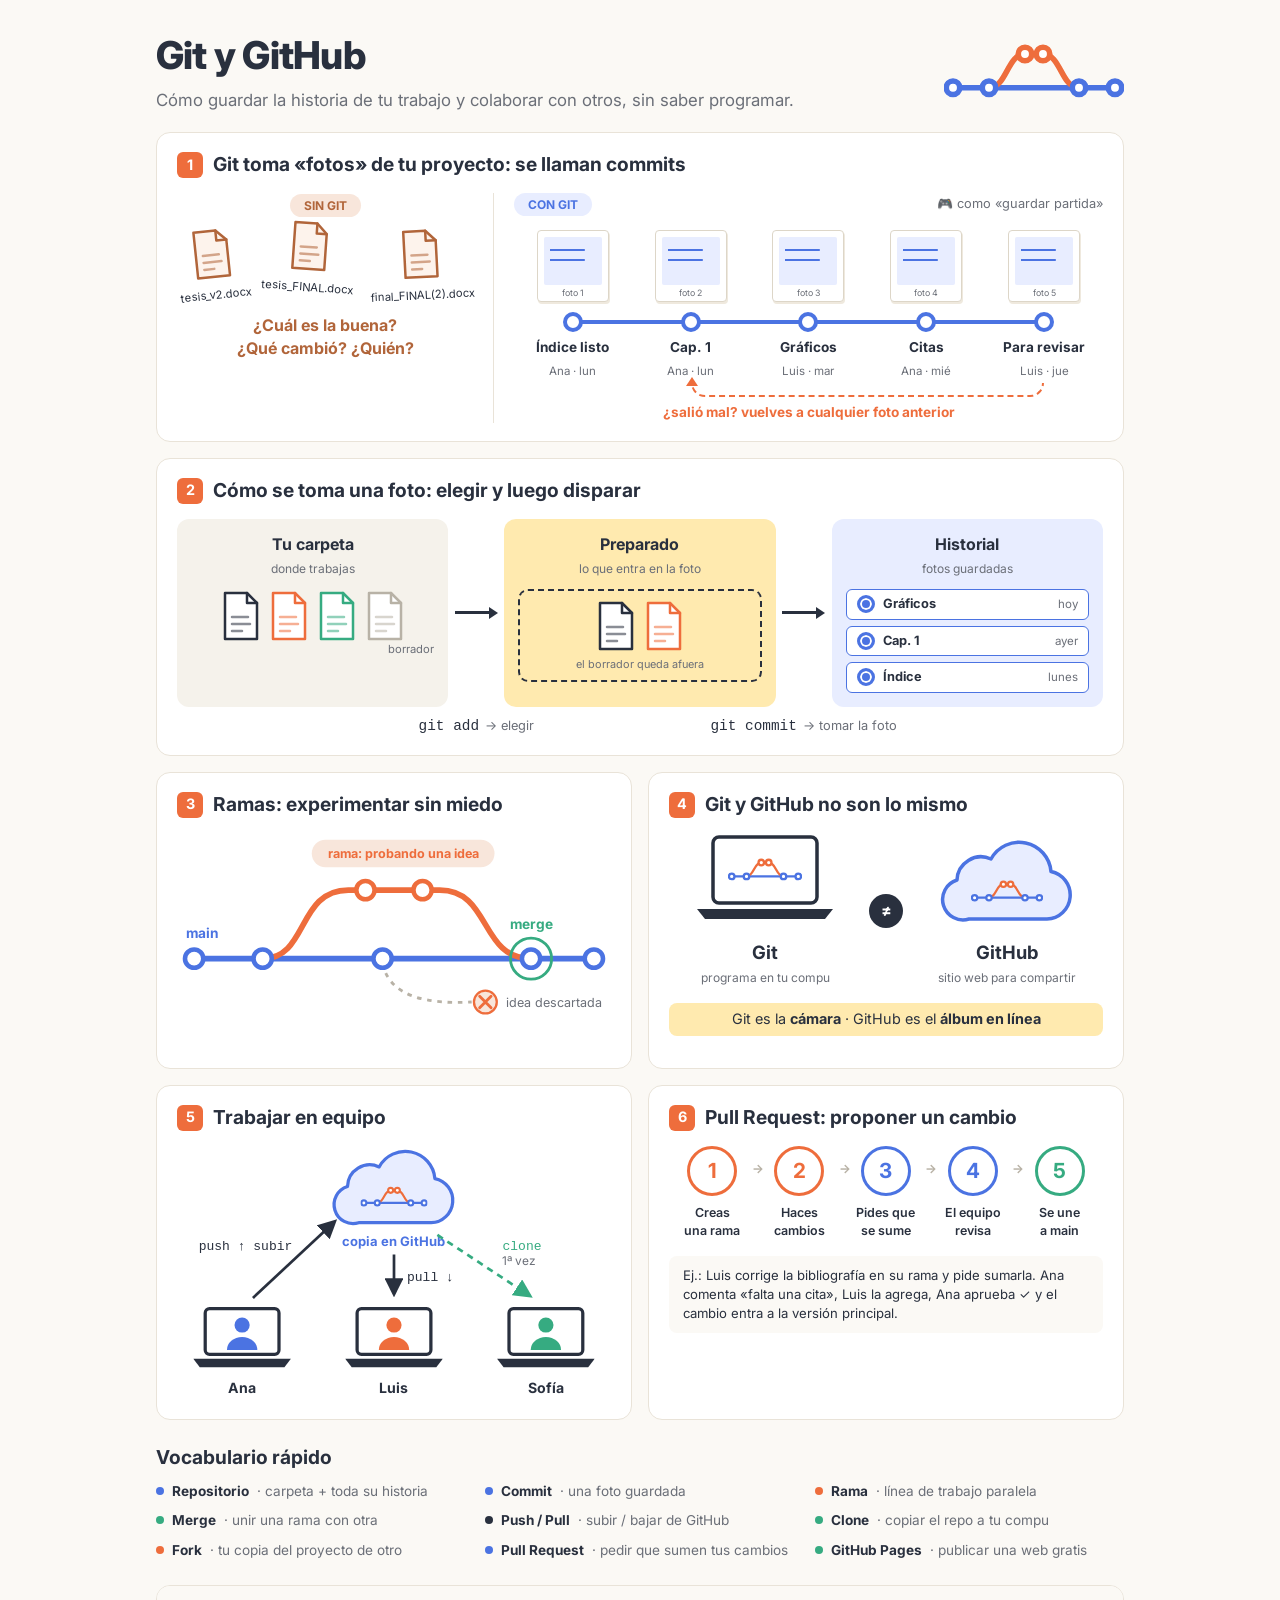
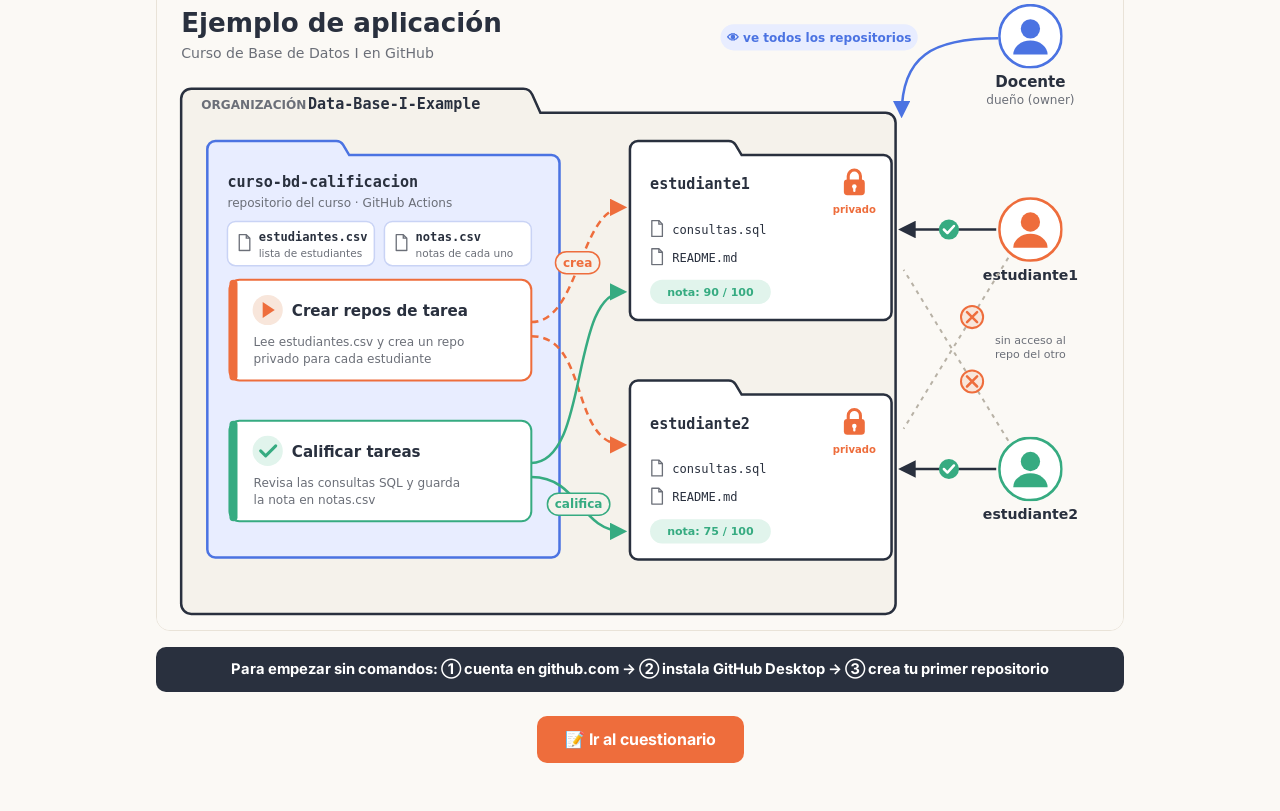
<file: index.html>
<!DOCTYPE html>
<html lang="es">
<head>
  <meta charset="UTF-8">
  <meta name="viewport" content="width=device-width, initial-scale=1.0">
  <title>Git y GitHub</title>
  <link rel="preconnect" href="https://fonts.googleapis.com">
  <link rel="stylesheet" href="https://fonts.googleapis.com/css2?family=Inter:wght@400;600;700;800&display=swap">
  <link rel="stylesheet" href="styles.css">
</head>
<body>
  <!-- Dibujos reutilizables -->
  <svg width="0" height="0" style="position:absolute" aria-hidden="true">
    <symbol id="doc" viewBox="0 0 40 50">
      <g stroke="currentColor" stroke-width="2.5" stroke-linejoin="round" stroke-linecap="round">
        <path d="M4 2h22l10 10v36H4z"/>
        <path d="M26 2v10h10" fill="none"/>
        <path d="M11 26h16M11 33h18M11 40h10" fill="none" opacity=".55"/>
      </g>
    </symbol>
    <symbol id="mini" viewBox="0 0 80 30">
      <g fill="none" stroke-width="2.5">
        <path d="M4 23H76" stroke="#4b73e2"/>
        <path d="M20 23c8 0 8-15 16-15h8c8 0 8 15 16 15" stroke="#ee6d3c"/>
        <g fill="#fff" stroke="#4b73e2">
          <circle cx="4" cy="23" r="3"/><circle cx="20" cy="23" r="3"/>
          <circle cx="60" cy="23" r="3"/><circle cx="76" cy="23" r="3"/>
        </g>
        <g fill="#fff" stroke="#ee6d3c"><circle cx="36" cy="8" r="3"/><circle cx="44" cy="8" r="3"/></g>
      </g>
    </symbol>
    <symbol id="nube" viewBox="0 0 140 90">
      <path d="M32 82h78a24 24 0 0 0 4-47.5A32 32 0 0 0 54 22a24 24 0 0 0-34 21A20 20 0 0 0 32 82z" fill="#e8edff" stroke="#4b73e2" stroke-width="3.5" stroke-linejoin="round"/>
      <use href="#mini" x="34" y="40" width="72" height="27"/>
    </symbol>
    <symbol id="laptop" viewBox="0 0 90 60">
      <rect x="11" y="2" width="68" height="42" rx="4" fill="#fff" stroke="#29303e" stroke-width="3"/>
      <path d="M0 48h90l-6 8H6z" fill="#29303e"/>
      <circle cx="45" cy="17" r="7" fill="currentColor"/>
      <path d="M31 40a14 12 0 0 1 28 0z" fill="currentColor"/>
    </symbol>
    <marker id="punta" viewBox="0 0 10 10" refX="8" refY="5" markerWidth="7" markerHeight="7" orient="auto-start-reverse">
      <path d="M0 0L10 5L0 10z" fill="#29303e"/>
    </marker>
    <marker id="punta-verde" viewBox="0 0 10 10" refX="8" refY="5" markerWidth="7" markerHeight="7" orient="auto-start-reverse">
      <path d="M0 0L10 5L0 10z" fill="#36ab81"/>
    </marker>
  </svg>

  <main class="contenedor">
    <header class="cabecera">
      <div>
        <h1>Git y GitHub</h1>
        <p>Cómo guardar la historia de tu trabajo y colaborar con otros, sin saber programar.</p>
      </div>
      <svg class="logo" viewBox="0 0 80 30" aria-hidden="true"><use href="#mini"/></svg>
    </header>

    <div class="grid">
      <!-- 1 -->
      <section class="tarjeta ancho">
        <h2><span class="num">1</span> Git toma «fotos» de tu proyecto: se llaman commits</h2>
        <div class="s1">
          <div class="sin-git">
            <span class="chip cafe">SIN GIT</span>
            <div class="docs-sueltos">
              <figure><svg class="doc"><use href="#doc"/></svg><figcaption>tesis_v2.docx</figcaption></figure>
              <figure><svg class="doc"><use href="#doc"/></svg><figcaption>tesis_FINAL.docx</figcaption></figure>
              <figure><svg class="doc"><use href="#doc"/></svg><figcaption>final_FINAL(2).docx</figcaption></figure>
            </div>
            <p class="pregunta-cafe">¿Cuál es la buena?<br>¿Qué cambió? ¿Quién?</p>
          </div>

          <div>
            <div class="con-git-top">
              <span class="chip azul">CON GIT</span>
              <span class="partida">🎮&nbsp;como «guardar partida»</span>
            </div>
            <div class="linea-tiempo">
              <div><div class="foto"><div class="pantalla"></div><small>foto 1</small></div><div class="punto"></div><strong>Índice listo</strong><span>Ana · lun</span></div>
              <div><div class="foto"><div class="pantalla"></div><small>foto 2</small></div><div class="punto"></div><strong>Cap. 1</strong><span>Ana · lun</span></div>
              <div><div class="foto"><div class="pantalla"></div><small>foto 3</small></div><div class="punto"></div><strong>Gráficos</strong><span>Luis · mar</span></div>
              <div><div class="foto"><div class="pantalla"></div><small>foto 4</small></div><div class="punto"></div><strong>Citas</strong><span>Ana · mié</span></div>
              <div><div class="foto"><div class="pantalla"></div><small>foto 5</small></div><div class="punto"></div><strong>Para revisar</strong><span>Luis · jue</span></div>
            </div>
            <div class="volver"></div>
            <p class="volver-texto">¿salió mal? vuelves a cualquier foto anterior</p>
          </div>
        </div>
      </section>

      <!-- 2 -->
      <section class="tarjeta ancho">
        <h2><span class="num">2</span> Cómo se toma una foto: elegir y luego disparar</h2>
        <div class="flujo">
          <div class="caja beige">
            <h3>Tu carpeta</h3>
            <small>donde trabajas</small>
            <div class="docs">
              <svg class="doc oscuro"><use href="#doc"/></svg>
              <svg class="doc naranja"><use href="#doc"/></svg>
              <svg class="doc verde"><use href="#doc"/></svg>
              <svg class="doc gris"><use href="#doc"/></svg>
            </div>
            <span class="borrador-etq">borrador</span>
          </div>
          <div class="flecha"><span class="cmd"><code>git add</code>→ elegir</span></div>
          <div class="caja amarilla">
            <h3>Preparado</h3>
            <small>lo que entra en la foto</small>
            <div class="preparado">
              <div class="docs">
                <svg class="doc oscuro"><use href="#doc"/></svg>
                <svg class="doc naranja"><use href="#doc"/></svg>
              </div>
              <small>el borrador queda afuera</small>
            </div>
          </div>
          <div class="flecha"><span class="cmd"><code>git commit</code>→ tomar la foto</span></div>
          <div class="caja lavanda">
            <h3>Historial</h3>
            <small>fotos guardadas</small>
            <ul class="historial">
              <li>Gráficos <span>hoy</span></li>
              <li>Cap. 1 <span>ayer</span></li>
              <li>Índice <span>lunes</span></li>
            </ul>
          </div>
        </div>
      </section>

      <!-- 3 -->
      <section class="tarjeta">
        <h2><span class="num">3</span> Ramas: experimentar sin miedo</h2>
        <svg class="diagrama" viewBox="0 0 380 170" role="img" aria-label="Una rama sale de main, prueba una idea y vuelve a unirse con merge">
          <rect x="118" y="6" width="160" height="24" rx="12" fill="#f8e6db"/>
          <text x="198" y="22" text-anchor="middle" font-size="11" font-weight="700" fill="#ee6d3c">rama: probando una idea</text>
          <path d="M180 114c6 30 40 36 78 34" fill="none" stroke="#b8b2a6" stroke-width="2.5" stroke-dasharray="4 5"/>
          <circle cx="270" cy="148" r="10" fill="#f8e6db" stroke="#ee6d3c" stroke-width="2"/>
          <path d="M265 143l10 10M275 143l-10 10" stroke="#ee6d3c" stroke-width="2.5" stroke-linecap="round"/>
          <text x="288" y="152" font-size="11" fill="#6b6f78">idea descartada</text>
          <path d="M15 110H365" stroke="#4b73e2" stroke-width="5"/>
          <path d="M75 110c40 0 30-60 75-60h80c45 0 35 60 80 60" fill="none" stroke="#ee6d3c" stroke-width="5"/>
          <circle cx="310" cy="110" r="18" fill="none" stroke="#36ab81" stroke-width="2.5"/>
          <g fill="#fff" stroke="#4b73e2" stroke-width="4">
            <circle cx="15" cy="110" r="8"/><circle cx="75" cy="110" r="8"/><circle cx="180" cy="110" r="8"/>
            <circle cx="310" cy="110" r="8"/><circle cx="365" cy="110" r="8"/>
          </g>
          <g fill="#fff" stroke="#ee6d3c" stroke-width="4"><circle cx="165" cy="50" r="8"/><circle cx="215" cy="50" r="8"/></g>
          <text x="8" y="92" font-size="12" font-weight="700" fill="#4b73e2">main</text>
          <text x="310" y="84" text-anchor="middle" font-size="12" font-weight="700" fill="#36ab81">merge</text>
        </svg>
      </section>

      <!-- 4 -->
      <section class="tarjeta">
        <h2><span class="num">4</span> Git y GitHub no son lo mismo</h2>
        <div class="comparar">
          <div>
            <svg viewBox="0 0 140 100" aria-hidden="true">
              <rect x="18" y="4" width="104" height="66" rx="6" fill="#fff" stroke="#29303e" stroke-width="3.5"/>
              <path d="M2 76h136l-8 10H10z" fill="#29303e"/>
              <use href="#mini" x="33" y="22" width="74" height="28"/>
            </svg>
            <strong>Git</strong>
            <small>programa en tu compu</small>
          </div>
          <span class="distinto">≠</span>
          <div>
            <svg viewBox="0 0 140 100" aria-hidden="true"><use href="#nube" y="4" width="140" height="90"/></svg>
            <strong>GitHub</strong>
            <small>sitio web para compartir</small>
          </div>
        </div>
        <p class="banda">Git es la <b>cámara</b> · GitHub es el <b>álbum en línea</b></p>
      </section>

      <!-- 5 -->
      <section class="tarjeta">
        <h2><span class="num">5</span> Trabajar en equipo</h2>
        <svg class="diagrama" viewBox="0 0 400 235" role="img" aria-label="Ana sube con push, Luis baja con pull y Sofía copia con clone desde la copia en GitHub">
          <use href="#nube" x="140" y="0" width="120" height="78"/>
          <text x="200" y="92" text-anchor="middle" font-size="12" font-weight="700" fill="#4b73e2">copia en GitHub</text>
          <path d="M70 140L145 70" stroke="#29303e" stroke-width="2.5" marker-end="url(#punta)"/>
          <text x="20" y="96" font-size="12" class="mono" fill="#29303e">push ↑ subir</text>
          <path d="M200 100V136" stroke="#29303e" stroke-width="2.5" marker-end="url(#punta)"/>
          <text x="212" y="124" font-size="12" class="mono" fill="#29303e">pull ↓</text>
          <path d="M240 82L325 138" stroke="#36ab81" stroke-width="2.5" stroke-dasharray="6 5" marker-end="url(#punta-verde)"/>
          <text x="300" y="96" font-size="12" class="mono" fill="#36ab81">clone</text>
          <text x="300" y="110" font-size="11" fill="#6b6f78">1ª vez</text>
          <use href="#laptop" x="15" y="148" width="90" height="60" color="#4b73e2"/>
          <use href="#laptop" x="155" y="148" width="90" height="60" color="#ee6d3c"/>
          <use href="#laptop" x="295" y="148" width="90" height="60" color="#36ab81"/>
          <g font-size="13" font-weight="700" text-anchor="middle" fill="#29303e">
            <text x="60" y="228">Ana</text><text x="200" y="228">Luis</text><text x="340" y="228">Sofía</text>
          </g>
        </svg>
      </section>

      <!-- 6 -->
      <section class="tarjeta">
        <h2><span class="num">6</span> Pull Request: proponer un cambio</h2>
        <ol class="pasos">
          <li style="--c:var(--naranja)"><b>1</b>Creas<br>una rama</li>
          <li style="--c:var(--naranja)"><b>2</b>Haces<br>cambios</li>
          <li style="--c:var(--azul)"><b>3</b>Pides que<br>se sume</li>
          <li style="--c:var(--azul)"><b>4</b>El equipo<br>revisa</li>
          <li style="--c:var(--verde)"><b>5</b>Se une<br>a main</li>
        </ol>
        <p class="ejemplo">Ej.: Luis corrige la bibliografía en su rama y pide sumarla. Ana comenta «falta una cita», Luis la agrega, Ana aprueba ✓ y el cambio entra a la versión principal.</p>
      </section>
    </div>

    <h2 class="vocab-titulo">Vocabulario rápido</h2>
    <dl class="vocab">
      <div><dt>Repositorio</dt><dd>· carpeta + toda su historia</dd></div>
      <div><dt>Commit</dt><dd>· una foto guardada</dd></div>
      <div style="--c:var(--naranja)"><dt>Rama</dt><dd>· línea de trabajo paralela</dd></div>
      <div style="--c:var(--verde)"><dt>Merge</dt><dd>· unir una rama con otra</dd></div>
      <div style="--c:var(--texto)"><dt>Push / Pull</dt><dd>· subir / bajar de GitHub</dd></div>
      <div style="--c:var(--verde)"><dt>Clone</dt><dd>· copiar el repo a tu compu</dd></div>
      <div style="--c:var(--naranja)"><dt>Fork</dt><dd>· tu copia del proyecto de otro</dd></div>
      <div><dt>Pull Request</dt><dd>· pedir que sumen tus cambios</dd></div>
      <div style="--c:var(--verde)"><dt>GitHub Pages</dt><dd>· publicar una web gratis</dd></div>
    </dl>

    <figure class="tarjeta ejemplo-app">
      <div class="ejemplo-app-scroll">
        <img src="img/ejemplo-aplicacion.svg" alt="Organización Data-Base-I-Example: el docente ve todos los repositorios; el repo curso-bd-calificacion tiene la lista de estudiantes, las notas y las actions para crear y calificar los repos privados de cada estudiante">
      </div>
    </figure>

    <p class="empezar">Para empezar sin comandos: ① cuenta en github.com → ② instala GitHub Desktop → ③ crea tu primer repositorio</p>

    <div class="centro">
      <a class="boton" href="cuestionario.html">📝&nbsp;Ir al cuestionario</a>
    </div>
  </main>
</body>
</html>
</file>
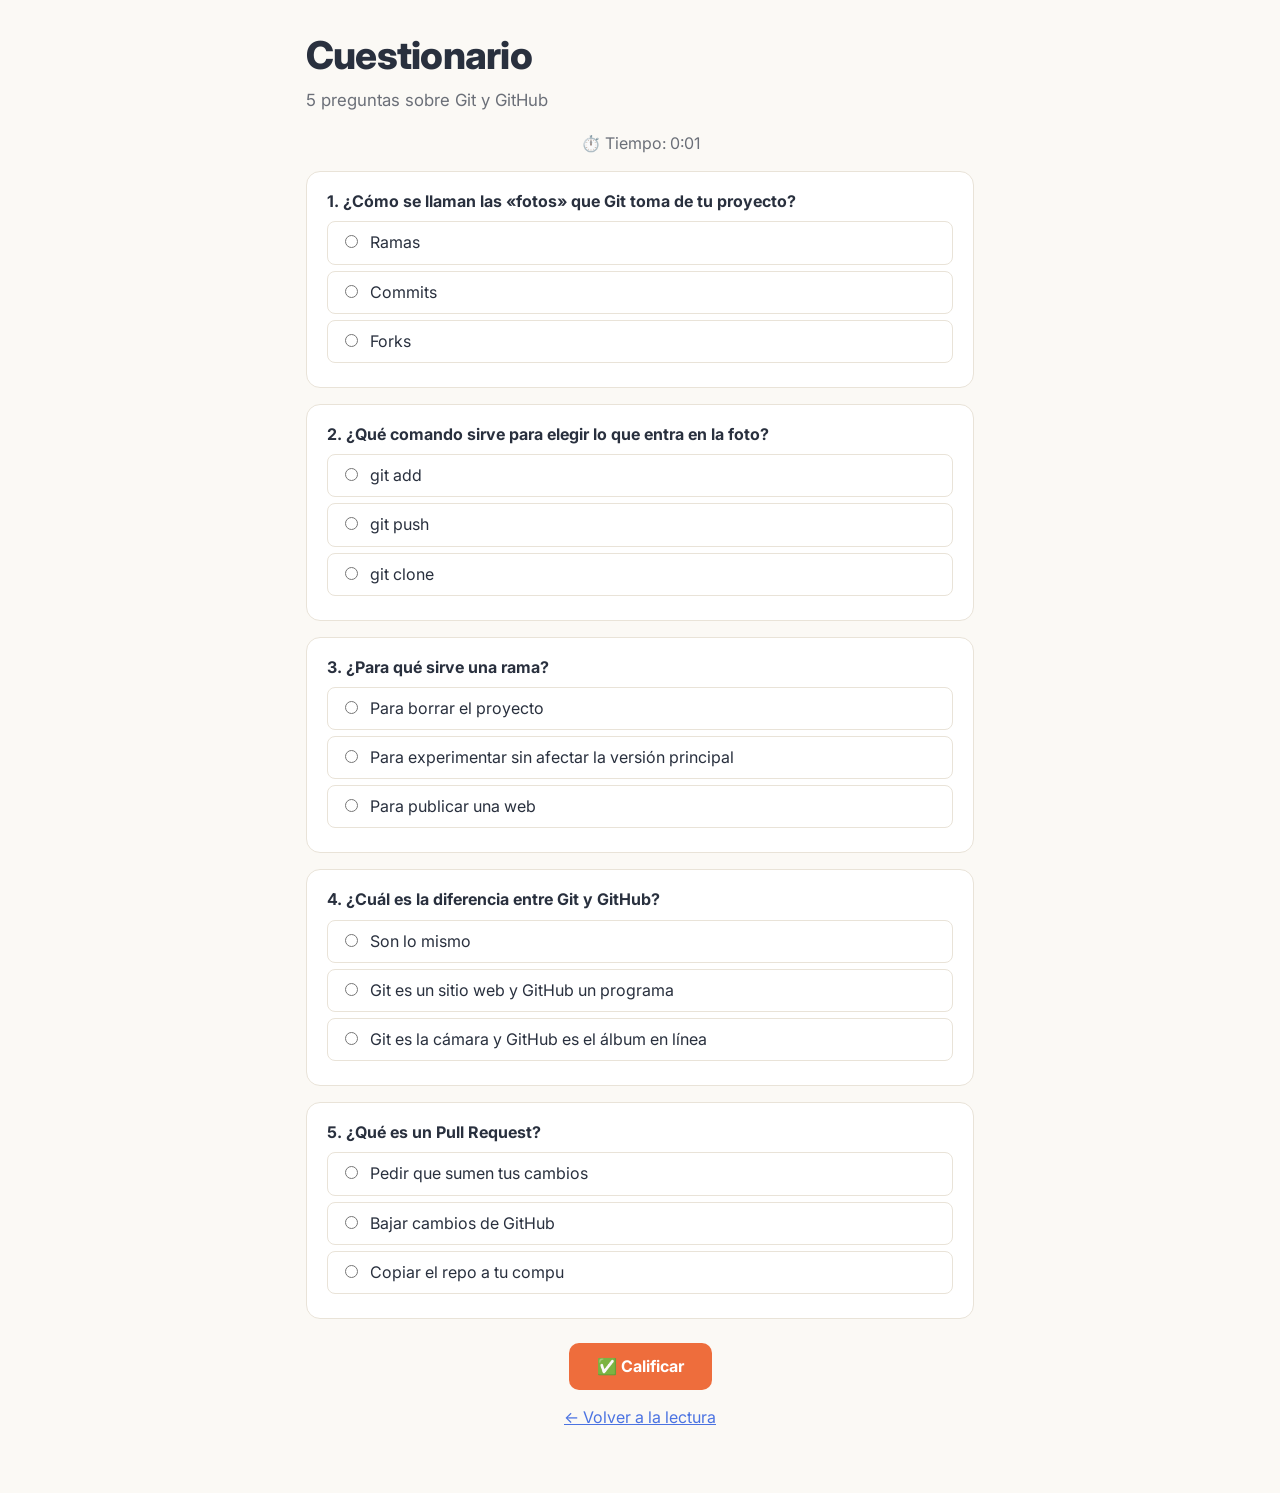
<file: cuestionario.html>
<!DOCTYPE html>
<html lang="es">
<head>
  <meta charset="UTF-8">
  <meta name="viewport" content="width=device-width, initial-scale=1.0">
  <title>Cuestionario Git y GitHub</title>
  <link rel="preconnect" href="https://fonts.googleapis.com">
  <link rel="stylesheet" href="https://fonts.googleapis.com/css2?family=Inter:wght@400;600;700;800&display=swap">
  <link rel="stylesheet" href="styles.css">
</head>
<body>
  <main class="contenedor" style="max-width:700px">
    <header class="cabecera">
      <div>
        <h1>Cuestionario</h1>
        <p>5 preguntas sobre Git y GitHub</p>
      </div>
    </header>

    <p class="cronometro">⏱️&nbsp;Tiempo: <span id="tiempo">0:00</span></p>

    <section id="resultado" class="tarjeta resultado">
      <h2>Resultado</h2>
      <div class="stats">
        <div><strong id="correctas">0/5</strong>correctas</div>
        <div><strong id="intento">1</strong>intento n.º</div>
        <div><strong id="duracion">0:00</strong>tiempo</div>
      </div>
      <button class="boton" id="reintentar">🔄&nbsp;Intentar de nuevo</button>
    </section>

    <form id="cuestionario"></form>

    <div class="centro">
      <button class="boton" id="calificar">✅&nbsp;Calificar</button>
      <p><a href="index.html">← Volver a la lectura</a></p>
    </div>
  </main>

  <script src="cuestionario.js"></script>
</body>
</html>
</file>
<file: styles.css>
:root {
  --fondo: #fbf9f5;
  --tarjeta: #ffffff;
  --borde: #e9e3d8;
  --texto: #29303e;
  --suave: #6b6f78;
  --azul: #4b73e2;
  --naranja: #ee6d3c;
  --verde: #36ab81;
  --cafe: #b1653a;
  --beige: #f5f2eb;
  --amarillo: #ffeaaf;
  --lavanda: #e8edff;
  --durazno: #f8e6db;
  --gris: #b8b2a6;
}

* { box-sizing: border-box; }

body {
  margin: 0;
  font-family: "Inter", system-ui, -apple-system, "Segoe UI", Roboto, sans-serif;
  color: var(--texto);
  background: var(--fondo);
  line-height: 1.45;
}

code, .mono { font-family: ui-monospace, "SF Mono", Menlo, Consolas, monospace; }

.contenedor {
  max-width: 1000px;
  margin: 0 auto;
  padding: 28px 16px 48px;
}

/* Encabezado */
.cabecera {
  display: flex;
  justify-content: space-between;
  align-items: center;
  gap: 16px;
  margin-bottom: 20px;
}
.cabecera h1 { margin: 0 0 4px; font-size: 2.4rem; font-weight: 800; letter-spacing: -0.02em; }
.cabecera p { margin: 0; color: var(--suave); font-size: 1.05rem; }
.logo { width: 180px; flex-shrink: 0; }

/* Tarjetas */
.grid { display: grid; grid-template-columns: 1fr 1fr; gap: 16px; }
.ancho { grid-column: 1 / -1; }

.tarjeta {
  background: var(--tarjeta);
  border: 1.5px solid var(--borde);
  border-radius: 14px;
  padding: 18px 20px;
}

.tarjeta h2 {
  margin: 0 0 14px;
  font-size: 1.2rem;
  font-weight: 700;
  display: flex;
  align-items: center;
  gap: 10px;
}

.num {
  display: inline-grid;
  place-items: center;
  width: 26px;
  height: 26px;
  border-radius: 6px;
  background: var(--naranja);
  color: #fff;
  font-size: 0.9rem;
  flex-shrink: 0;
}

.chip {
  display: inline-block;
  padding: 3px 14px;
  border-radius: 999px;
  font-size: 0.75rem;
  font-weight: 700;
}
.chip.cafe { background: var(--durazno); color: var(--cafe); }
.chip.azul { background: var(--lavanda); color: var(--azul); }

.doc { width: 40px; height: 50px; }
.diagrama { width: 100%; height: auto; display: block; }

/* 1. Commits */
.s1 { display: grid; grid-template-columns: 1fr 2.8fr; gap: 20px; }
.sin-git { text-align: center; border-right: 1.5px solid var(--borde); padding-right: 20px; }
.docs-sueltos { display: flex; justify-content: center; gap: 14px; margin: 12px 0 8px; }
.docs-sueltos figure { margin: 0; color: var(--cafe); fill: #fdf3ec; font-size: 0.7rem; }
.docs-sueltos figure:nth-child(1) { transform: rotate(-6deg); }
.docs-sueltos figure:nth-child(2) { transform: translateY(-8px) rotate(4deg); }
.docs-sueltos figure:nth-child(3) { transform: rotate(-3deg); }
.docs-sueltos figcaption { color: var(--texto); margin-top: 4px; }
.pregunta-cafe { color: var(--cafe); font-weight: 700; margin: 10px 0 0; }

.con-git-top { display: flex; justify-content: space-between; align-items: center; gap: 8px; }
.partida { font-size: 0.8rem; color: var(--suave); }

.linea-tiempo {
  --alto-foto: 72px;
  display: grid;
  grid-template-columns: repeat(5, 1fr);
  position: relative;
  margin-top: 14px;
  text-align: center;
}
.linea-tiempo::before {
  content: "";
  position: absolute;
  left: 10%;
  right: 10%;
  top: calc(var(--alto-foto) + 18px);
  height: 4px;
  background: var(--azul);
  border-radius: 2px;
}
.foto {
  width: 72px;
  max-width: 90%;
  height: var(--alto-foto);
  margin: 0 auto;
  background: #fff;
  border: 1.5px solid #ddd6c8;
  border-radius: 4px;
  padding: 6px 6px 0;
  box-shadow: 1px 2px 0 #efe9de;
  display: flex;
  flex-direction: column;
}
.foto .pantalla {
  flex: 1;
  background: var(--lavanda) repeating-linear-gradient(transparent 0 6px, var(--azul) 6px 8px, transparent 8px 10px) no-repeat 6px 6px / 60% 26px;
  border-radius: 2px;
}
.foto small { font-size: 0.55rem; color: var(--suave); padding: 2px 0; }
.punto {
  position: relative;
  z-index: 1;
  width: 20px;
  height: 20px;
  margin: 10px auto 6px;
  border-radius: 50%;
  background: #fff;
  border: 4px solid var(--azul);
}
.linea-tiempo strong { display: block; font-size: 0.85rem; }
.linea-tiempo span { font-size: 0.72rem; color: var(--suave); }

.volver {
  position: relative;
  margin: 2px 10% 0 30%;
  height: 14px;
  border: 2px dashed var(--naranja);
  border-top: none;
  border-radius: 0 0 14px 14px;
}
.volver::before {
  content: "";
  position: absolute;
  left: -7px;
  top: -6px;
  border: 6px solid transparent;
  border-bottom: 9px solid var(--naranja);
  border-top: none;
}
.volver-texto { text-align: center; color: var(--naranja); font-weight: 700; font-size: 0.85rem; margin: 6px 0 0; }

/* 2. Tomar la foto */
.flujo {
  display: grid;
  grid-template-columns: 1fr 56px 1fr 56px 1fr;
  align-items: stretch;
  margin-bottom: 30px;
}
.caja {
  border-radius: 12px;
  padding: 14px;
  text-align: center;
}
.caja h3 { margin: 0; font-size: 1rem; }
.caja > small { color: var(--suave); font-size: 0.75rem; }
.caja.beige { background: var(--beige); }
.caja.amarilla { background: var(--amarillo); }
.caja.lavanda { background: var(--lavanda); }

.docs { display: flex; justify-content: center; align-items: flex-end; gap: 8px; margin-top: 12px; }
.docs .doc { fill: #fff; }
.docs .oscuro { color: var(--texto); }
.docs .naranja { color: var(--naranja); }
.docs .verde { color: var(--verde); }
.docs .gris { color: var(--gris); }
.borrador-etq { display: block; text-align: right; font-size: 0.7rem; color: var(--suave); }

.preparado {
  border: 2px dashed var(--texto);
  border-radius: 10px;
  margin-top: 10px;
  padding: 10px 8px 6px;
}
.preparado .docs { margin-top: 0; }
.preparado small { font-size: 0.68rem; color: var(--suave); }

.historial { list-style: none; margin: 10px 0 0; padding: 0; display: grid; gap: 6px; }
.historial li {
  display: flex;
  align-items: center;
  gap: 8px;
  background: #fff;
  border: 1.5px solid var(--azul);
  border-radius: 6px;
  padding: 5px 10px;
  font-size: 0.8rem;
  font-weight: 700;
  text-align: left;
}
.historial li::before {
  content: "";
  width: 12px;
  height: 12px;
  border-radius: 50%;
  border: 3px solid var(--azul);
  box-shadow: inset 0 0 0 2px #fff;
  background: var(--azul);
  flex-shrink: 0;
}
.historial li span { margin-left: auto; font-weight: 400; color: var(--suave); font-size: 0.72rem; }

.flecha {
  position: relative;
  display: flex;
  align-items: center;
  justify-content: center;
}
.flecha::before {
  content: "";
  width: 34px;
  height: 2.5px;
  background: var(--texto);
}
.flecha::after {
  content: "";
  border: 6px solid transparent;
  border-left: 9px solid var(--texto);
  border-right: none;
}
.cmd {
  position: absolute;
  bottom: -30px;
  left: 50%;
  transform: translateX(-50%);
  white-space: nowrap;
  font-size: 0.8rem;
  color: var(--suave);
}
.cmd code { color: var(--texto); font-size: 0.9rem; margin-right: 6px; }

/* 4. Git ≠ GitHub */
.comparar {
  display: grid;
  grid-template-columns: 1fr auto 1fr;
  align-items: center;
  text-align: center;
  gap: 8px;
}
.comparar svg { width: 140px; max-width: 100%; height: auto; }
.comparar strong { display: block; font-size: 1.15rem; }
.comparar small { color: var(--suave); font-size: 0.75rem; }
.distinto {
  display: grid;
  place-items: center;
  width: 34px;
  height: 34px;
  border-radius: 50%;
  background: var(--texto);
  color: #fff;
  font-weight: 700;
}
.banda {
  background: var(--amarillo);
  border-radius: 8px;
  padding: 6px 12px;
  text-align: center;
  font-size: 0.9rem;
  margin-top: 14px;
}

/* 6. Pull Request */
.pasos {
  list-style: none;
  padding: 0;
  margin: 6px 0 16px;
  display: grid;
  grid-template-columns: repeat(5, 1fr);
  text-align: center;
  font-size: 0.78rem;
  font-weight: 600;
}
.pasos li { position: relative; }
.pasos li:not(:last-child)::after {
  content: "→";
  position: absolute;
  right: -8px;
  top: 14px;
  color: var(--gris);
  font-weight: 700;
}
.pasos b {
  display: grid;
  place-items: center;
  width: 50px;
  height: 50px;
  margin: 0 auto 8px;
  border-radius: 50%;
  border: 3px solid var(--c);
  color: var(--c);
  font-size: 1.3rem;
}
.ejemplo {
  background: var(--fondo);
  border-radius: 8px;
  padding: 10px 14px;
  font-size: 0.82rem;
  margin: 0;
}

/* Vocabulario */
.vocab-titulo { margin: 24px 0 10px; font-size: 1.2rem; }
.vocab {
  display: grid;
  grid-template-columns: repeat(3, 1fr);
  gap: 10px 20px;
  margin: 0;
  font-size: 0.85rem;
}
.vocab div { display: flex; align-items: baseline; gap: 8px; }
.vocab div::before {
  content: "";
  width: 8px;
  height: 8px;
  border-radius: 50%;
  background: var(--c, var(--azul));
  flex-shrink: 0;
  transform: translateY(-1px);
}
.vocab dt { font-weight: 700; }
.vocab dd { margin: 0; color: var(--suave); }

.ejemplo-app { margin: 24px 0 0; padding: 0; overflow: hidden; }
.ejemplo-app-scroll { overflow-x: auto; }
.ejemplo-app img { display: block; width: 100%; min-width: 640px; height: auto; }

.empezar {
  margin-top: 16px;
  background: var(--texto);
  color: #fff;
  border-radius: 10px;
  padding: 12px 16px;
  text-align: center;
  font-weight: 700;
  font-size: 0.92rem;
}

/* Botones */
.boton {
  display: inline-block;
  padding: 12px 28px;
  border: none;
  border-radius: 10px;
  background: var(--naranja);
  color: #fff;
  font: inherit;
  font-size: 1rem;
  font-weight: 700;
  text-decoration: none;
  cursor: pointer;
}
.boton:hover { filter: brightness(1.08); }

.centro { text-align: center; margin-top: 24px; }
.centro a:not(.boton) { color: var(--azul); }

/* Cuestionario */
.pregunta { margin-bottom: 16px; }
.pregunta h3 { margin: 0 0 8px; font-size: 1rem; }
.opcion {
  display: block;
  padding: 9px 12px;
  margin: 6px 0;
  border: 1.5px solid var(--borde);
  border-radius: 8px;
  cursor: pointer;
}
.opcion:hover { background: var(--beige); }
.opcion input { margin-right: 8px; accent-color: var(--azul); }
.opcion.correcta { background: #e1f4ec; border-color: var(--verde); }
.opcion.incorrecta { background: var(--durazno); border-color: var(--naranja); }

.cronometro { color: var(--suave); text-align: center; margin: 0 0 16px; }

.resultado {
  display: none;
  text-align: center;
  margin-bottom: 16px;
  border-color: var(--verde);
}
.resultado.visible { display: block; }
.resultado h2 { justify-content: center; }
.resultado .stats {
  display: flex;
  justify-content: center;
  flex-wrap: wrap;
  gap: 24px;
  margin: 8px 0 12px;
}
.resultado .stats strong { display: block; font-size: 1.6rem; }

/* Celular */
@media (max-width: 720px) {
  .cabecera h1 { font-size: 1.7rem; }
  .logo { display: none; }
  .grid { grid-template-columns: 1fr; }
  .tarjeta { padding: 16px 14px; }

  .s1 { grid-template-columns: 1fr; }
  .sin-git { border-right: none; border-bottom: 1.5px solid var(--borde); padding: 0 0 14px; }
  .linea-tiempo { --alto-foto: 54px; }
  .foto { width: 54px; }
  .linea-tiempo strong { font-size: 0.72rem; }
  .linea-tiempo span { font-size: 0.62rem; }

  .flujo { grid-template-columns: 1fr; margin-bottom: 0; }
  .flecha { flex-direction: column; padding: 8px 0; }
  .flecha::before { width: 2.5px; height: 22px; }
  .flecha::after { border: 6px solid transparent; border-top: 9px solid var(--texto); border-bottom: none; }
  .cmd { position: static; transform: none; margin-top: 4px; }

  .pasos { font-size: 0.68rem; }
  .pasos b { width: 40px; height: 40px; font-size: 1.05rem; }
  .pasos li:not(:last-child)::after { top: 10px; right: -6px; }

  .vocab { grid-template-columns: 1fr; }
}
</file>
